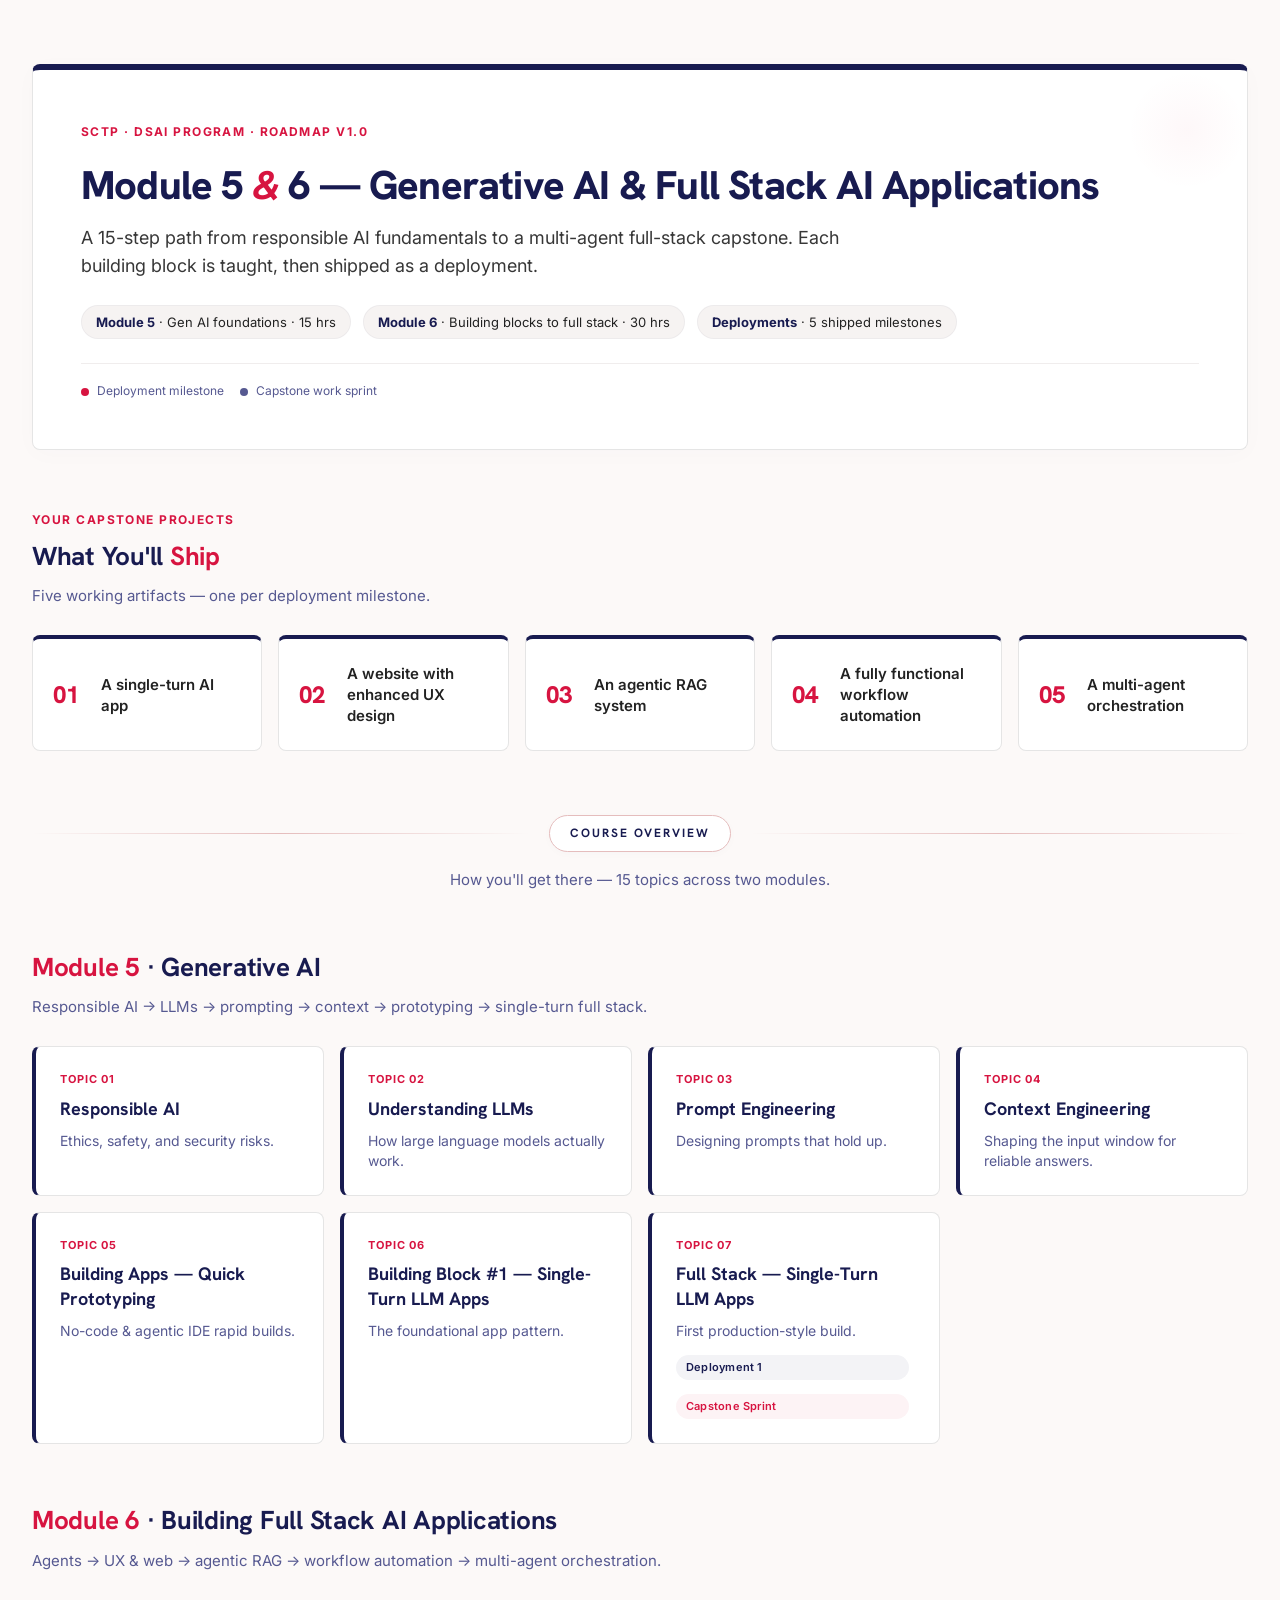
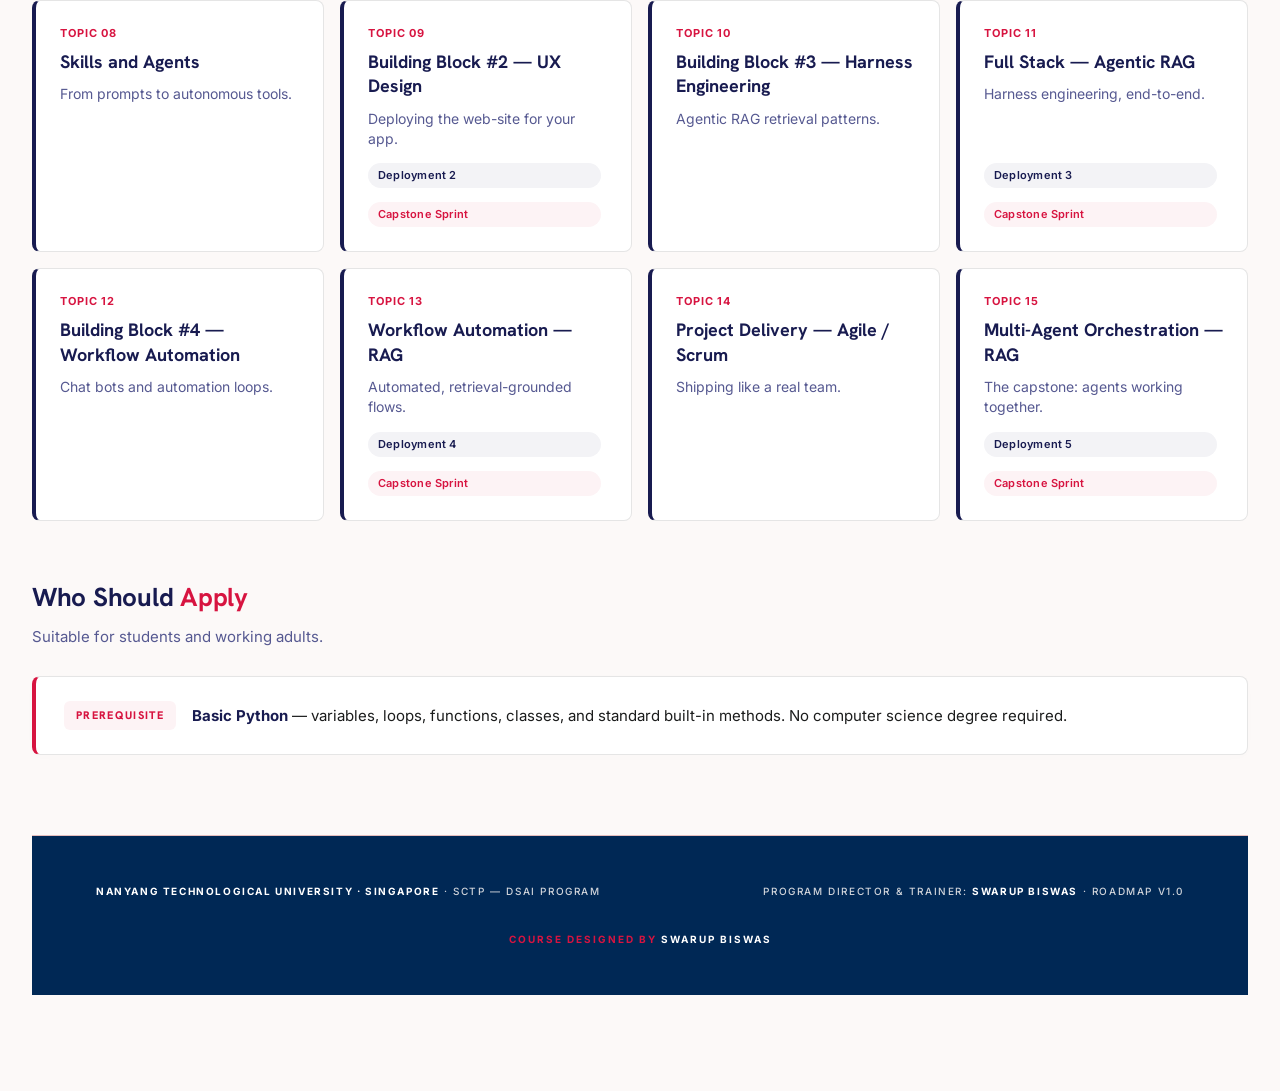
<file: index.html>
<!doctype html>
<html lang="en">

<head>
  <meta charset="utf-8" />
  <meta name="viewport" content="width=device-width,initial-scale=1" />
  <title>Module 5 & 6 — Generative AI & Full Stack AI Applications</title>
  <link
    href="https://fonts.googleapis.com/css2?family=Material+Symbols+Outlined:wght,FILL@100..700,0..1&amp;display=swap"
    rel="stylesheet" />
  <link rel="stylesheet" href="index.css" />
</head>

<body>
  <div class="wrap">

    <header class="top">
      <div class="eyebrow">SCTP · DSAI Program · Roadmap v1.0</div>
      <h1>Module 5 <span class="amp">&</span> 6 — Generative AI &amp; Full Stack AI Applications</h1>
      <p class="lede">A 15-step path from responsible AI fundamentals to a multi-agent full-stack capstone. Each
        building block is taught, then shipped as a deployment.</p>
      <div class="meta">
        <span><b>Module 5</b> · Gen AI foundations · 15 hrs</span>
        <span><b>Module 6</b> · Building blocks to full stack · 30 hrs</span>
        <span><b>Deployments</b> · 5 shipped milestones</span>
      </div>
      <div class="legend">
        <span><span class="dot d-deploy"></span>Deployment milestone</span>
        <span><span class="dot d-sprint"></span>Capstone work sprint</span>
      </div>
    </header>

    <section class="ships">
      <div class="eyebrow">Your Capstone Projects</div>
      <h2>What You'll <span class="num">Ship</span></h2>
      <p class="sub">Five working artifacts — one per deployment milestone.</p>
      <ol class="ship-list">
        <li><span class="ship-n">01</span><span class="ship-t">A single-turn AI app</span></li>
        <li><span class="ship-n">02</span><span class="ship-t">A website with enhanced UX design</span></li>
        <li><span class="ship-n">03</span><span class="ship-t">An agentic RAG system</span></li>
        <li><span class="ship-n">04</span><span class="ship-t">A fully functional workflow automation</span></li>
        <li><span class="ship-n">05</span><span class="ship-t">A multi-agent orchestration</span></li>
      </ol>
    </section>

    <div class="divider" role="separator" aria-hidden="true">
      <span class="divider-line"></span>
      <span class="divider-label">Course Overview</span>
      <span class="divider-line"></span>
    </div>

    <p class="overview-lede">How you'll get there — 15 topics across two modules.</p>

    <section>
      <h2><span class="num">Module 5</span> · Generative AI</h2>
      <p class="sub">Responsible AI → LLMs → prompting → context → prototyping → single-turn full stack.</p>
      <div class="grid">

        <div class="card">
          <div class="step">TOPIC 01</div>
          <div class="title">Responsible AI</div>
          <div class="when">Ethics, safety, and security risks.</div>
        </div>

        <div class="card">
          <div class="step">TOPIC 02</div>
          <div class="title">Understanding LLMs</div>
          <div class="when">How large language models actually work.</div>
        </div>

        <div class="card">
          <div class="step">TOPIC 03</div>
          <div class="title">Prompt Engineering</div>
          <div class="when">Designing prompts that hold up.</div>
        </div>

        <div class="card">
          <div class="step">TOPIC 04</div>
          <div class="title">Context Engineering</div>
          <div class="when">Shaping the input window for reliable answers.</div>
        </div>

        <div class="card">
          <div class="step">TOPIC 05</div>
          <div class="title">Building Apps — Quick Prototyping</div>
          <div class="when">No-code &amp; agentic IDE rapid builds.</div>
        </div>

        <div class="card">
          <div class="step">TOPIC 06</div>
          <div class="title">Building Block #1 — Single-Turn LLM Apps</div>
          <div class="when">The foundational app pattern.</div>
        </div>

        <div class="card">
          <div class="step">TOPIC 07</div>
          <div class="title">Full Stack — Single-Turn LLM Apps</div>
          <div class="when">First production-style build.</div>
          <span class="tag">Deployment 1</span>
          <span class="tag sprint">Capstone Sprint</span>
        </div>

      </div>
    </section>

    <section>
      <h2><span class="num">Module 6</span> · Building Full Stack AI Applications</h2>
      <p class="sub">Agents → UX &amp; web → agentic RAG → workflow automation → multi-agent orchestration.</p>
      <div class="grid">

        <div class="card">
          <div class="step">TOPIC 08</div>
          <div class="title">Skills and Agents</div>
          <div class="when">From prompts to autonomous tools.</div>
        </div>

        <div class="card">
          <div class="step">TOPIC 09</div>
          <div class="title">Building Block #2 — UX Design</div>
          <div class="when">Deploying the web-site for your app.</div>
          <span class="tag">Deployment 2</span>
          <span class="tag sprint">Capstone Sprint</span>
        </div>

        <div class="card">
          <div class="step">TOPIC 10</div>
          <div class="title">Building Block #3 — Harness Engineering</div>
          <div class="when">Agentic RAG retrieval patterns.</div>
        </div>

        <div class="card">
          <div class="step">TOPIC 11</div>
          <div class="title">Full Stack — Agentic RAG</div>
          <div class="when">Harness engineering, end-to-end.</div>
          <span class="tag">Deployment 3</span>
          <span class="tag sprint">Capstone Sprint</span>
        </div>

        <div class="card">
          <div class="step">TOPIC 12</div>
          <div class="title">Building Block #4 — Workflow Automation</div>
          <div class="when">Chat bots and automation loops.</div>
        </div>

        <div class="card">
          <div class="step">TOPIC 13</div>
          <div class="title">Workflow Automation — RAG</div>
          <div class="when">Automated, retrieval-grounded flows.</div>
          <span class="tag">Deployment 4</span>
          <span class="tag sprint">Capstone Sprint</span>
        </div>

        <div class="card">
          <div class="step">TOPIC 14</div>
          <div class="title">Project Delivery — Agile / Scrum</div>
          <div class="when">Shipping like a real team.</div>
        </div>

        <div class="card">
          <div class="step">TOPIC 15</div>
          <div class="title">Multi-Agent Orchestration — RAG</div>
          <div class="when">The capstone: agents working together.</div>
          <span class="tag">Deployment 5</span>
          <span class="tag sprint">Capstone Sprint</span>
        </div>

      </div>
    </section>

    <section class="eligibility">
      <h2>Who Should <span class="num">Apply</span></h2>
      <p class="sub">Suitable for students and working adults.</p>
      <div class="eligibility-card">
        <span class="eligibility-label">Prerequisite</span>
        <span class="eligibility-text"><b>Basic Python</b> — variables, loops, functions, classes, and standard built-in
          methods. No computer science degree required.</span>
      </div>
    </section>

    <footer class="page-footer">
      <div class="footer-container">
        <div class="footer-info">
          <div>
            <span class="highlight">Nanyang Technological University · Singapore</span> · SCTP — DSAI Program
          </div>
          <div>
            Program Director &amp; Trainer: <span class="highlight">Swarup Biswas</span> · Roadmap v1.0
          </div>
        </div>
        <div class="footer-designer">
          <p>COURSE DESIGNED BY <span class="highlight">Swarup Biswas</span></p>
        </div>
      </div>
    </footer>
  </div>
</body>

</html>
</file>
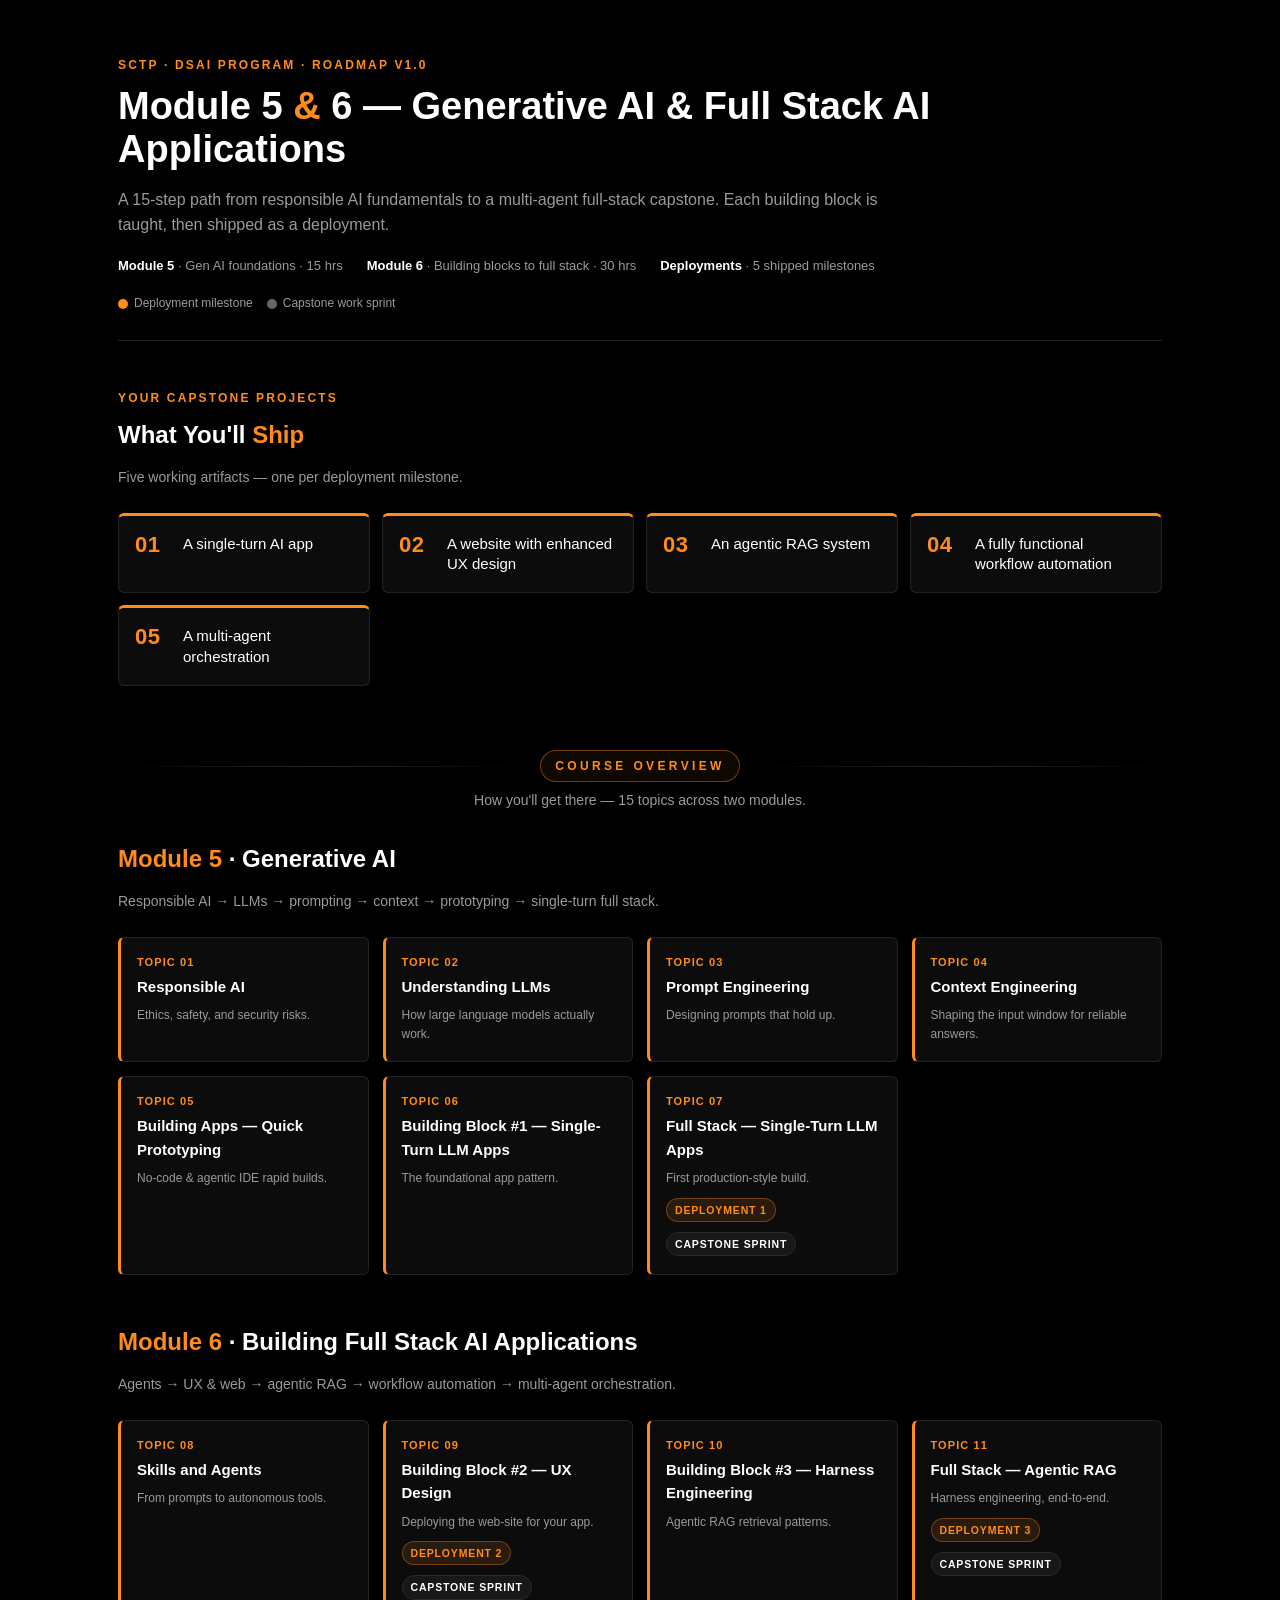
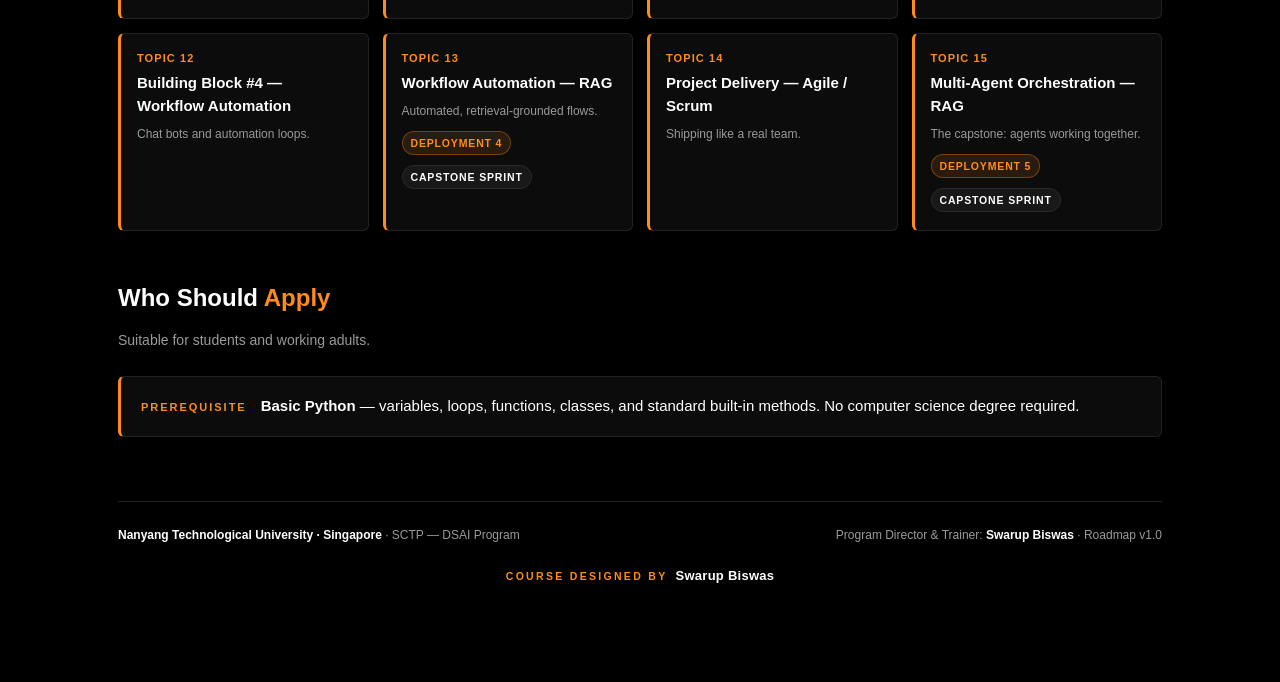
<file: module-5-6-roadmap.html>
<!doctype html>
<html lang="en">
<head>
<meta charset="utf-8" />
<meta name="viewport" content="width=device-width,initial-scale=1" />
<title>Module 5 & 6 — Generative AI & Full Stack AI Applications</title>
<style>
  :root{
    --bg:#000;
    --fg:#fff;
    --accent:#ff8c1a;
    --accent-soft:#ffb066;
    --muted:#9a9a9a;
    --line:#222;
    --card:#0c0c0c;
  }
  *{box-sizing:border-box}
  html,body{margin:0;padding:0;background:var(--bg);color:var(--fg);
    font-family:-apple-system,BlinkMacSystemFont,"Segoe UI",Inter,Roboto,Helvetica,Arial,sans-serif;
    -webkit-font-smoothing:antialiased;
    line-height:1.55;
  }
  .wrap{max-width:1100px;margin:0 auto;padding:56px 28px 96px}

  header.top{border-bottom:1px solid var(--line);padding-bottom:28px;margin-bottom:40px}
  .eyebrow{color:var(--accent);letter-spacing:.18em;text-transform:uppercase;font-size:12px;font-weight:600}
  h1{font-size:38px;line-height:1.15;margin:10px 0 12px;font-weight:700}
  h1 .amp{color:var(--accent)}
  .lede{color:var(--muted);max-width:780px;font-size:16px}

  .meta{display:flex;flex-wrap:wrap;gap:24px;margin-top:18px;font-size:13px;color:var(--muted)}
  .meta b{color:var(--fg);font-weight:600}

  section{margin-top:48px}
  h2{font-size:24px;margin:0 0 6px;font-weight:700}
  h2 .num{color:var(--accent)}
  .sub{color:var(--muted);font-size:14px;margin-bottom:24px}

  .grid{display:grid;grid-template-columns:repeat(auto-fill,minmax(230px,1fr));gap:14px}
  .card{
    background:var(--card);
    border:1px solid var(--line);
    border-left:3px solid var(--accent);
    padding:16px 16px 18px;
    border-radius:6px;
    position:relative;
    transition:border-color .15s ease, transform .15s ease;
  }
  .card:hover{border-color:#333;border-left-color:var(--accent-soft)}
  .step{font-size:11px;color:var(--accent);font-weight:700;letter-spacing:.1em}
  .title{font-size:15px;font-weight:600;margin:4px 0 8px;color:var(--fg)}
  .when{font-size:12px;color:var(--muted)}
  .tag{
    display:inline-block;font-size:10.5px;letter-spacing:.08em;text-transform:uppercase;
    margin-top:10px;padding:3px 8px;border-radius:99px;
    background:rgba(255,140,26,.12);color:var(--accent);border:1px solid rgba(255,140,26,.35);
    font-weight:600;
  }
  .tag.sprint{background:rgba(255,255,255,.05);color:var(--fg);border-color:#2a2a2a}

  .ships .ship-list{list-style:none;padding:0;margin:0;display:grid;grid-template-columns:repeat(auto-fill,minmax(220px,1fr));gap:12px}
  .ships .ship-list li{
    background:var(--card);
    border:1px solid var(--line);
    border-top:3px solid var(--accent);
    padding:18px 16px;
    border-radius:6px;
    display:flex;align-items:flex-start;gap:14px;
  }
  .ships .ship-n{
    color:var(--accent);font-weight:700;font-size:22px;line-height:1;
    font-feature-settings:"tnum";letter-spacing:.02em;
    min-width:34px;
  }
  .ships .ship-t{color:var(--fg);font-size:15px;font-weight:500;line-height:1.35}
  .ships .eyebrow{margin-bottom:8px}

  .divider{display:flex;align-items:center;gap:18px;margin:64px 0 8px}
  .divider-line{flex:1;height:1px;background:linear-gradient(90deg,transparent,#2a2a2a,transparent)}
  .divider-label{
    color:var(--accent);
    font-size:12px;letter-spacing:.28em;text-transform:uppercase;font-weight:700;
    padding:6px 14px;border:1px solid rgba(255,140,26,.4);border-radius:99px;
    background:rgba(255,140,26,.06);
    white-space:nowrap;
  }
  .overview-lede{color:var(--muted);font-size:14px;text-align:center;margin:0}
  .overview-lede + section{margin-top:28px}

  .legend{display:flex;flex-wrap:wrap;gap:14px;margin-top:18px;font-size:12px;color:var(--muted)}
  .legend .dot{display:inline-block;width:10px;height:10px;border-radius:99px;margin-right:6px;vertical-align:middle}
  .legend .d-deploy{background:var(--accent)}
  .legend .d-sprint{background:#666}

  .eligibility .eligibility-card{
    background:var(--card);
    border:1px solid var(--line);
    border-left:3px solid var(--accent);
    border-radius:6px;
    padding:18px 20px;
    display:flex;flex-wrap:wrap;align-items:baseline;gap:14px;
  }
  .eligibility-label{
    color:var(--accent);font-size:11px;letter-spacing:.18em;text-transform:uppercase;font-weight:700;
    white-space:nowrap;
  }
  .eligibility-text{color:var(--fg);font-size:15px;line-height:1.5;flex:1;min-width:220px}
  .eligibility-text b{color:var(--fg);font-weight:600}

  footer{margin-top:64px;padding-top:24px;border-top:1px solid var(--line);color:var(--muted);font-size:12px;display:flex;justify-content:space-between;flex-wrap:wrap;gap:12px}
  footer span b{color:var(--fg)}
  .design-credit{flex-basis:100%;text-align:center;color:var(--fg);font-size:13px;letter-spacing:.02em;margin-top:10px}
  .design-credit .label{color:var(--accent);font-size:10.5px;letter-spacing:.22em;text-transform:uppercase;font-weight:700;margin-right:8px}

  @media (max-width:560px){
    h1{font-size:28px}
    .wrap{padding:36px 18px 64px}
  }
</style>
</head>
<body>
<div class="wrap">

  <header class="top">
    <div class="eyebrow">SCTP · DSAI Program · Roadmap v1.0</div>
    <h1>Module 5 <span class="amp">&</span> 6 — Generative AI &amp; Full Stack AI Applications</h1>
    <p class="lede">A 15-step path from responsible AI fundamentals to a multi-agent full-stack capstone. Each building block is taught, then shipped as a deployment.</p>
    <div class="meta">
      <span><b>Module 5</b> · Gen AI foundations · 15 hrs</span>
      <span><b>Module 6</b> · Building blocks to full stack · 30 hrs</span>
      <span><b>Deployments</b> · 5 shipped milestones</span>
    </div>
    <div class="legend">
      <span><span class="dot d-deploy"></span>Deployment milestone</span>
      <span><span class="dot d-sprint"></span>Capstone work sprint</span>
    </div>
  </header>

  <section class="ships">
    <div class="eyebrow">Your Capstone Projects</div>
    <h2>What You'll <span class="num">Ship</span></h2>
    <p class="sub">Five working artifacts — one per deployment milestone.</p>
    <ol class="ship-list">
      <li><span class="ship-n">01</span><span class="ship-t">A single-turn AI app</span></li>
      <li><span class="ship-n">02</span><span class="ship-t">A website with enhanced UX design</span></li>
      <li><span class="ship-n">03</span><span class="ship-t">An agentic RAG system</span></li>
      <li><span class="ship-n">04</span><span class="ship-t">A fully functional workflow automation</span></li>
      <li><span class="ship-n">05</span><span class="ship-t">A multi-agent orchestration</span></li>
    </ol>
  </section>

  <div class="divider" role="separator" aria-hidden="true">
    <span class="divider-line"></span>
    <span class="divider-label">Course Overview</span>
    <span class="divider-line"></span>
  </div>

  <p class="overview-lede">How you'll get there — 15 topics across two modules.</p>

  <section>
    <h2><span class="num">Module 5</span> · Generative AI</h2>
    <p class="sub">Responsible AI → LLMs → prompting → context → prototyping → single-turn full stack.</p>
    <div class="grid">

      <div class="card">
        <div class="step">TOPIC 01</div>
        <div class="title">Responsible AI</div>
        <div class="when">Ethics, safety, and security risks.</div>
      </div>

      <div class="card">
        <div class="step">TOPIC 02</div>
        <div class="title">Understanding LLMs</div>
        <div class="when">How large language models actually work.</div>
      </div>

      <div class="card">
        <div class="step">TOPIC 03</div>
        <div class="title">Prompt Engineering</div>
        <div class="when">Designing prompts that hold up.</div>
      </div>

      <div class="card">
        <div class="step">TOPIC 04</div>
        <div class="title">Context Engineering</div>
        <div class="when">Shaping the input window for reliable answers.</div>
      </div>

      <div class="card">
        <div class="step">TOPIC 05</div>
        <div class="title">Building Apps — Quick Prototyping</div>
        <div class="when">No-code &amp; agentic IDE rapid builds.</div>
      </div>

      <div class="card">
        <div class="step">TOPIC 06</div>
        <div class="title">Building Block #1 — Single-Turn LLM Apps</div>
        <div class="when">The foundational app pattern.</div>
      </div>

      <div class="card">
        <div class="step">TOPIC 07</div>
        <div class="title">Full Stack — Single-Turn LLM Apps</div>
        <div class="when">First production-style build.</div>
        <span class="tag">Deployment 1</span>
        <span class="tag sprint">Capstone Sprint</span>
      </div>

    </div>
  </section>

  <section>
    <h2><span class="num">Module 6</span> · Building Full Stack AI Applications</h2>
    <p class="sub">Agents → UX &amp; web → agentic RAG → workflow automation → multi-agent orchestration.</p>
    <div class="grid">

      <div class="card">
        <div class="step">TOPIC 08</div>
        <div class="title">Skills and Agents</div>
        <div class="when">From prompts to autonomous tools.</div>
      </div>

      <div class="card">
        <div class="step">TOPIC 09</div>
        <div class="title">Building Block #2 — UX Design</div>
        <div class="when">Deploying the web-site for your app.</div>
        <span class="tag">Deployment 2</span>
        <span class="tag sprint">Capstone Sprint</span>
      </div>

      <div class="card">
        <div class="step">TOPIC 10</div>
        <div class="title">Building Block #3 — Harness Engineering</div>
        <div class="when">Agentic RAG retrieval patterns.</div>
      </div>

      <div class="card">
        <div class="step">TOPIC 11</div>
        <div class="title">Full Stack — Agentic RAG</div>
        <div class="when">Harness engineering, end-to-end.</div>
        <span class="tag">Deployment 3</span>
        <span class="tag sprint">Capstone Sprint</span>
      </div>

      <div class="card">
        <div class="step">TOPIC 12</div>
        <div class="title">Building Block #4 — Workflow Automation</div>
        <div class="when">Chat bots and automation loops.</div>
      </div>

      <div class="card">
        <div class="step">TOPIC 13</div>
        <div class="title">Workflow Automation — RAG</div>
        <div class="when">Automated, retrieval-grounded flows.</div>
        <span class="tag">Deployment 4</span>
        <span class="tag sprint">Capstone Sprint</span>
      </div>

      <div class="card">
        <div class="step">TOPIC 14</div>
        <div class="title">Project Delivery — Agile / Scrum</div>
        <div class="when">Shipping like a real team.</div>
      </div>

      <div class="card">
        <div class="step">TOPIC 15</div>
        <div class="title">Multi-Agent Orchestration — RAG</div>
        <div class="when">The capstone: agents working together.</div>
        <span class="tag">Deployment 5</span>
        <span class="tag sprint">Capstone Sprint</span>
      </div>

    </div>
  </section>

  <section class="eligibility">
    <h2>Who Should <span class="num">Apply</span></h2>
    <p class="sub">Suitable for students and working adults.</p>
    <div class="eligibility-card">
      <span class="eligibility-label">Prerequisite</span>
      <span class="eligibility-text"><b>Basic Python</b> — variables, loops, functions, classes, and standard built-in methods. No computer science degree required.</span>
    </div>
  </section>

  <footer>
    <span><b>Nanyang Technological University · Singapore</b> · SCTP — DSAI Program</span>
    <span>Program Director &amp; Trainer: <b>Swarup Biswas</b> · Roadmap v1.0</span>
    <span class="design-credit"><span class="label">Course Designed by</span><b>Swarup Biswas</b></span>
  </footer>

</div>
</body>
</html>
</file>
<file: index.css>
@import url('https://fonts.googleapis.com/css2?family=Hanken+Grotesk:wght@400;500;600;700;800&family=Inter:wght@300;400;500;600;700&display=swap');

:root {
  /* Colors from DESIGN.md */
  --bg: #fcf9f8;
  --fg: #1b1c1c;

  --primary: #ad002f;
  --primary-container: #d71440;
  --secondary: #565991;
  --secondary-container: #bcbffe;

  --heritage-red: #D71440;
  --deep-navy: #181B50;
  --ink-black: #222222;
  --pure-white: #FFFFFF;

  --surface-container-lowest: #ffffff;
  --surface-container-low: #f6f3f2;
  --surface-container: #f0eded;
  --surface-container-high: #eae7e7;
  --surface-container-highest: #e5e2e1;

  --outline: #906f6f;
  --outline-variant: #e5bdbd;
  --outline-light: #E5E5E5;

  /* Typography */
  --font-headline: 'Hanken Grotesk', -apple-system, BlinkMacSystemFont, "Segoe UI", Roboto, sans-serif;
  --font-body: 'Inter', -apple-system, BlinkMacSystemFont, "Segoe UI", Roboto, sans-serif;

  /* Radii */
  --radius-sm: 0.125rem;
  --radius-default: 0.25rem;
  --radius-md: 0.375rem;
  --radius-lg: 0.5rem;
  --radius-xl: 0.75rem;
  --radius-full: 9999px;

  /* Spacing */
  --unit: 8px;
  --container-max: 1280px;
  --gutter: 24px;
  --margin-desktop: 64px;
  --margin-mobile: 20px;
}

* {
  box-sizing: border-box;
}

html,
body {
  margin: 0;
  padding: 0;
  background-color: var(--bg);
  color: var(--fg);
  font-family: var(--font-body);
  font-size: 16px;
  line-height: 1.55;
  -webkit-font-smoothing: antialiased;
}

.wrap {
  max-width: var(--container-max);
  margin: 0 auto;
  padding: 64px 32px 96px;
}

/* Header (Hero Section) styling matching Academic Excellence design */
header.top {
  background: var(--pure-white);
  border: 1px solid var(--outline-light);
  border-top: 6px solid var(--deep-navy);
  border-radius: var(--radius-lg);
  padding: 48px;
  margin-bottom: 48px;
  box-shadow: 0 4px 24px rgba(24, 27, 80, 0.02);
  position: relative;
  overflow: hidden;
}

header.top::after {
  content: '';
  position: absolute;
  top: 0;
  right: 0;
  width: 120px;
  height: 120px;
  background: radial-gradient(circle, rgba(215, 20, 64, 0.03) 0%, transparent 70%);
  pointer-events: none;
}

.eyebrow {
  font-family: var(--font-body);
  color: var(--heritage-red);
  letter-spacing: 0.12em;
  text-transform: uppercase;
  font-size: 12px;
  font-weight: 700;
  margin-bottom: 12px;
  display: inline-block;
}

h1 {
  font-family: var(--font-headline);
  font-size: 40px;
  font-weight: 800;
  line-height: 1.15;
  color: var(--deep-navy);
  margin: 8px 0 16px;
  letter-spacing: -0.02em;
}

h1 .amp {
  color: var(--heritage-red);
  font-family: var(--font-headline);
  font-weight: 700;
  font-style: italic;
}

.lede {
  color: var(--ink-black);
  max-width: 800px;
  font-size: 18px;
  line-height: 1.6;
  margin: 0 0 24px;
  opacity: 0.9;
}

/* Metadata badges in header */
.meta {
  display: flex;
  flex-wrap: wrap;
  gap: 12px;
  margin-top: 24px;
  font-size: 13px;
}

.meta span {
  display: inline-flex;
  align-items: center;
  background: var(--surface-container-low);
  color: var(--ink-black);
  padding: 6px 14px;
  border-radius: var(--radius-full);
  font-weight: 400;
  border: 1px solid rgba(24, 27, 80, 0.04);
}

.meta b {
  color: var(--deep-navy);
  font-weight: 700;
  margin-right: 4px;
}

/* Legend styling */
.legend {
  display: flex;
  flex-wrap: wrap;
  gap: 16px;
  margin-top: 24px;
  font-size: 12px;
  color: var(--secondary);
  border-top: 1px solid var(--surface-container);
  padding-top: 18px;
}

.legend span {
  display: inline-flex;
  align-items: center;
}

.legend .dot {
  display: inline-block;
  width: 8px;
  height: 8px;
  border-radius: var(--radius-full);
  margin-right: 8px;
}

.legend .d-deploy {
  background-color: var(--heritage-red);
}

.legend .d-sprint {
  background-color: var(--secondary);
}

/* Sections & Typography */
section {
  margin-top: 56px;
}

h2 {
  font-family: var(--font-headline);
  font-size: 26px;
  font-weight: 700;
  color: var(--deep-navy);
  margin: 0 0 8px;
  letter-spacing: -0.01em;
}

h2 .num {
  color: var(--heritage-red);
}

.sub {
  color: var(--secondary);
  font-size: 15px;
  margin-bottom: 28px;
  margin-top: 0;
}

/* Capstone Projects Section */
.ships .eyebrow {
  margin-bottom: 6px;
}

.ships .ship-list {
  list-style: none;
  padding: 0;
  margin: 0;
  display: grid;
  grid-template-columns: repeat(auto-fill, minmax(220px, 1fr));
  gap: 16px;
}

.ships .ship-list li {
  background: var(--pure-white);
  border: 1px solid var(--outline-light);
  border-top: 4px solid var(--deep-navy);
  padding: 24px 20px;
  border-radius: var(--radius-lg);
  display: flex;
  align-items: center;
  gap: 16px;
  transition: transform 0.2s cubic-bezier(0.2, 0.8, 0.2, 1), box-shadow 0.2s ease, border-top-color 0.2s ease;
}

.ships .ship-list li:hover {
  transform: translateY(-3px);
  box-shadow: 0 8px 20px rgba(24, 27, 80, 0.05);
  border-top-color: var(--heritage-red);
}

.ships .ship-n {
  color: var(--heritage-red);
  font-family: var(--font-headline);
  font-weight: 800;
  font-size: 24px;
  line-height: 1;
  min-width: 32px;
  font-feature-settings: "tnum";
}

.ships .ship-t {
  color: var(--ink-black);
  font-size: 15px;
  font-weight: 600;
  line-height: 1.4;
}

/* Divider Styling */
.divider {
  display: flex;
  align-items: center;
  gap: 20px;
  margin: 64px 0 16px;
}

.divider-line {
  flex: 1;
  height: 1px;
  background: linear-gradient(90deg, transparent, var(--outline-variant), transparent);
}

.divider-label {
  color: var(--deep-navy);
  font-family: var(--font-headline);
  font-size: 12px;
  letter-spacing: 0.16em;
  text-transform: uppercase;
  font-weight: 700;
  padding: 8px 20px;
  border: 1px solid var(--outline-variant);
  border-radius: var(--radius-full);
  background: var(--pure-white);
  box-shadow: 0 2px 8px rgba(24, 27, 80, 0.02);
  white-space: nowrap;
}

.overview-lede {
  color: var(--secondary);
  font-size: 15px;
  text-align: center;
  margin: 0 0 32px;
}

/* Topic Grid and Card Styling */
.grid {
  display: grid;
  grid-template-columns: repeat(auto-fill, minmax(260px, 1fr));
  gap: 16px;
}

.card {
  background: var(--pure-white);
  border: 1px solid var(--outline-light);
  border-left: 4px solid var(--deep-navy);
  padding: 24px;
  border-radius: var(--radius-lg);
  position: relative;
  transition: transform 0.2s cubic-bezier(0.2, 0.8, 0.2, 1), box-shadow 0.2s ease, border-left-color 0.2s ease;
  display: flex;
  flex-direction: column;
}

.card:hover {
  border-color: var(--outline-light);
  border-left-color: var(--heritage-red);
  transform: translateY(-3px);
  box-shadow: 0 8px 20px rgba(24, 27, 80, 0.05);
}

.step {
  font-family: var(--font-body);
  font-size: 11px;
  color: var(--heritage-red);
  font-weight: 700;
  letter-spacing: 0.08em;
  margin-bottom: 8px;
}

.title {
  font-family: var(--font-headline);
  font-size: 18px;
  font-weight: 700;
  margin: 0 0 10px;
  color: var(--deep-navy);
  line-height: 1.35;
}

.when {
  font-size: 14px;
  color: var(--secondary);
  line-height: 1.45;
  margin-bottom: auto;
  /* Pushes the tags to the bottom */
}

/* Tag Styles */
.tag {
  display: inline-block;
  font-size: 11px;
  letter-spacing: 0.02em;
  font-weight: 600;
  margin-top: 14px;
  margin-right: 6px;
  padding: 4px 10px;
  border-radius: var(--radius-full);
  /* Primary Chip (Deployment): Subtle bg fill (5% opacity of secondary color) */
  background: rgba(24, 27, 80, 0.05);
  color: var(--deep-navy);
  border: none;
  transition: background 0.15s ease;
}

/* Secondary Chip (Capstone Sprint): Subtle bg fill of primary color */
.tag.sprint {
  background: rgba(215, 20, 64, 0.05);
  color: var(--heritage-red);
}

.card:hover .tag {
  background: rgba(24, 27, 80, 0.08);
}

.card:hover .tag.sprint {
  background: rgba(215, 20, 64, 0.08);
}

/* Eligibility Section */
.eligibility .eligibility-card {
  background: var(--pure-white);
  border: 1px solid var(--outline-light);
  border-left: 4px solid var(--heritage-red);
  border-radius: var(--radius-lg);
  padding: 24px 28px;
  display: flex;
  flex-wrap: wrap;
  align-items: center;
  gap: 16px;
  box-shadow: 0 2px 12px rgba(24, 27, 80, 0.01);
  transition: transform 0.2s ease, box-shadow 0.2s ease;
}

.eligibility .eligibility-card:hover {
  transform: translateY(-1px);
  box-shadow: 0 6px 16px rgba(24, 27, 80, 0.03);
}

.eligibility-label {
  color: var(--heritage-red);
  font-family: var(--font-headline);
  font-size: 11px;
  letter-spacing: 0.12em;
  text-transform: uppercase;
  font-weight: 800;
  background: rgba(215, 20, 64, 0.05);
  padding: 6px 12px;
  border-radius: var(--radius-md);
  white-space: nowrap;
}

.eligibility-text {
  color: var(--fg);
  font-size: 15px;
  line-height: 1.55;
  flex: 1;
  min-width: 240px;
}

.eligibility-text b {
  color: var(--deep-navy);
  font-weight: 700;
}

/* Page Footer Styling */
.page-footer {
  width: 100%;
  background-color: #002855; /* NTU Styled Deep Blue */
  color: rgb(255, 255, 255);
  margin-top: 80px;
  padding: 48px 0;
  border-top: 1px solid var(--outline-variant);
  font-family: var(--font-body);
}

.footer-container {
  max-width: var(--container-max);
  margin: 0 auto;
  padding: 0 var(--margin-mobile);
}

@media (min-width: 768px) {
  .footer-container {
    padding: 0 var(--margin-desktop);
  }
}

.footer-info {
  display: flex;
  flex-direction: column;
  align-items: center;
  justify-content: space-between;
  gap: 24px;
  text-align: center;
  font-size: 10px;
  font-weight: 500;
  color: #d1d5db; /* gray-300 */
  text-transform: uppercase;
  letter-spacing: 0.16em; /* tracking-widest */
}

@media (min-width: 768px) {
  .footer-info {
    flex-direction: row;
    text-align: left;
  }
}

.footer-info .highlight {
  color: var(--pure-white);
  font-weight: 700;
}

.footer-designer {
  margin-top: 32px;
  text-align: center;
}

.footer-designer p {
  font-size: 10px;
  font-weight: 700;
  color: var(--heritage-red); /* ntu-red */
  text-transform: uppercase;
  letter-spacing: 0.2em;
  margin: 0;
}

.footer-designer .highlight {
  color: var(--pure-white);
  font-weight: 700;
}

/* Media Queries */
@media (max-width: 768px) {
  header.top {
    padding: 32px;
  }

  h1 {
    font-size: 32px;
  }

  .grid {
    grid-template-columns: repeat(auto-fill, minmax(220px, 1fr));
  }
}

@media (max-width: 560px) {
  header.top {
    padding: 24px;
    border-top-width: 4px;
  }

  h1 {
    font-size: 26px;
  }

  .lede {
    font-size: 16px;
  }

  .grid {
    grid-template-columns: 1fr;
  }
}
</file>
